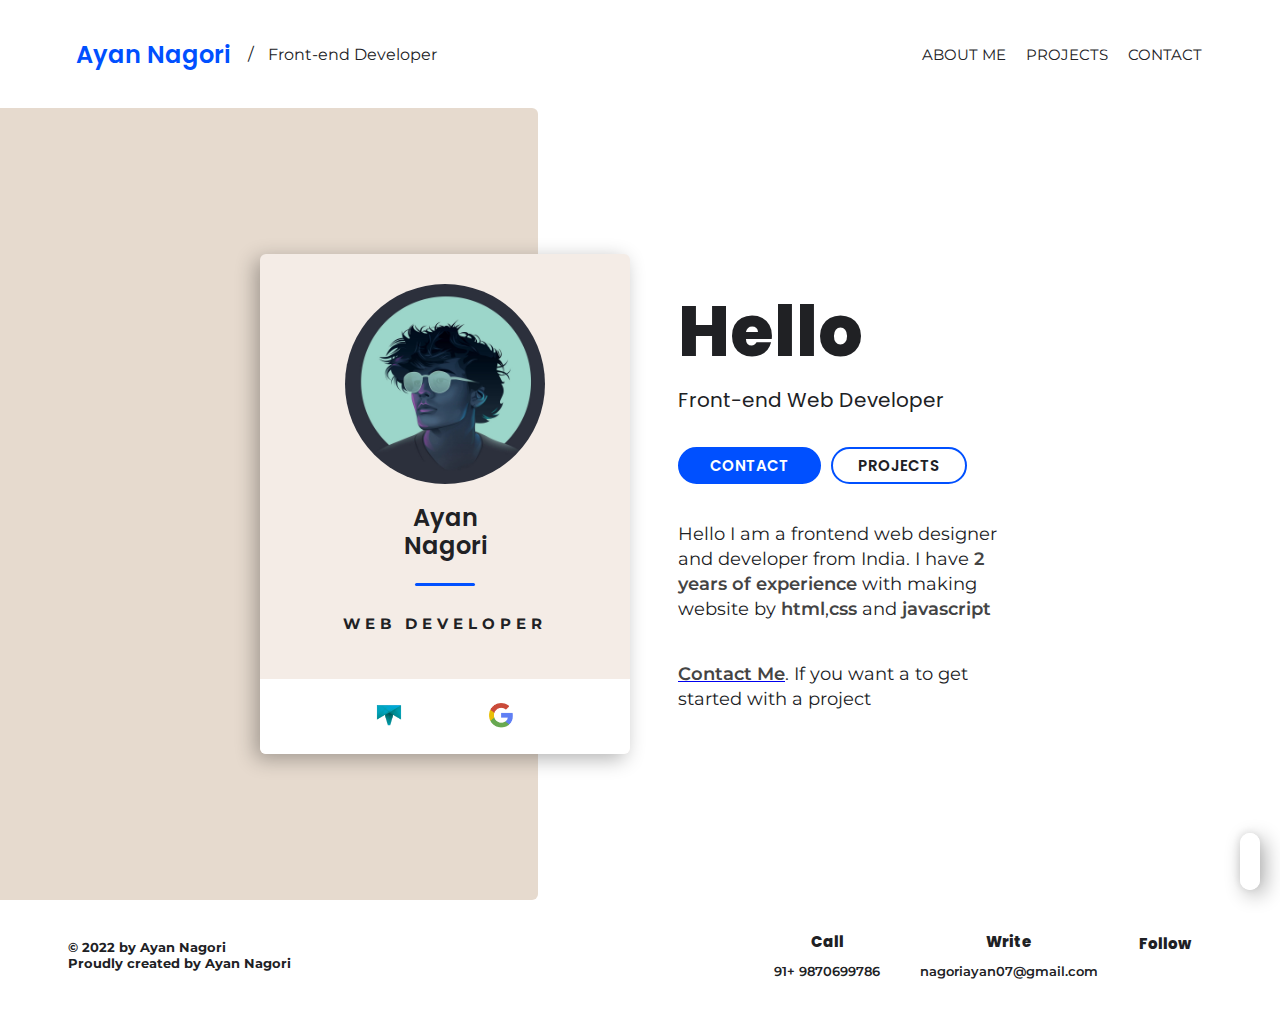
<file: index.html>
<!DOCTYPE html>
<html lang="en">
  <head>
    <meta charset="UTF-8" />
    <meta http-equiv="X-UA-Compatible" content="IE=edge" />
    <meta name="viewport" content="width=device-width, initial-scale=1.0" />
    <meta
      name="description"
      content="Hello I am a front-end web developer, Freelancer, Blogger from India, I make minimal UI and you can check them in my portfolio"
    />
    <link rel="shortcut icon" href="./resourses/profilepic.jpg" />
    <link rel="canonical" href="http://ayannagori.netlify.appe/" />

    <link
      rel="stylesheet"
      href="https://cdnjs.cloudflare.com/ajax/libs/font-awesome/6.0.0-beta3/css/all.min.css"
      integrity="sha512-Fo3rlrZj/k7ujTnHg4CGR2D7kSs0v4LLanw2qksYuRlEzO+tcaEPQogQ0KaoGN26/zrn20ImR1DfuLWnOo7aBA=="
      crossorigin="anonymous"
      referrerpolicy="no-referrer"
    />
    <link rel="stylesheet" href="./style/index.css" />
    <title>Ayan Nagori | Front-end developer</title>
  </head>
  <body>
    <div class="switch">
      <i class="btn-switch fa-solid fa-moon"></i>
      <i class="btn-switch hidden fa-solid fa-sun"></i>
    </div>
    <nav>
      <div class="container">
        <div class="nav-left">
          <i class="fas fa-square"></i>
          <h1>Ayan Nagori</h1>
          <span><small>/</small> Front-end Developer</span>
        </div>

        <div class="nav-right">
          <ul>
            <li><a href="/index.html">ABOUT ME</a></li>
            <li><a href="/projects.html">PROJECTS</a></li>
            <li><a href="/contact.html">CONTACT</a></li>
          </ul>
        </div>
        <div class="menu">
          <span class="line line-1"></span>
          <span class="line line-2"></span>
          <span class="line line-3"></span>
        </div>
      </div>
    </nav>
    <main>
      <div class="container">
        <div class="main-left">
          <div class="card">
            <div class="card-image">
              <img src="./resourses/profilepic.jpg" alt="My picture" />
            </div>
            <h1 class="card-name">Ayan<br />Nagori</h1>
            <h2 class="card-work">WEB DEVELOPER</h2>
            <div class="info-links">
              <a href="/contact.html">CONTACT</a>
              <a href="/projects.html">PROJECTS</a>
            </div>
            <div class="card-links">
              <a
                target="_blank"
                href="https://www.truelancer.com/freelancer/ayannagori"
                ><img src="./resourses/truelancer.png" alt=""
              /></a>
              <a
                href="https://github.com/Ayannagori07?tab=repositories"
                target="_blank"
              >
                <i class="fab fa-github"></i>
              </a>

              <a href=""><img src="./resourses/google.png" alt="" /></a>
            </div>
          </div>
        </div>
        <div class="main-right">
          <div class="info">
            <h1>Hello</h1>
            <h2>Front-end Web Developer</h2>
            <div class="info-links">
              <a href="/contact.html">CONTACT</a>
              <a href="/projects.html">PROJECTS</a>
            </div>
            <p class="aboutme">
              Hello I am a frontend web designer and developer from India. I
              have <b>2 years of experience</b> with making website by
              <b>html</b>,<b>css</b> and <b>javascript</b>
            </p>
            <p class="last">
              <a href="/contact.html"><b>Contact Me</b></a
              >. If you want a to get started with a project
            </p>
          </div>
        </div>
      </div>
    </main>

    <footer class="container">
      <div class="foo-left">
        <h3>&copy; 2022 by Ayan Nagori</h3>
        <h3>Proudly created by Ayan Nagori</h3>
      </div>

      <div class="foo-right">
        <div class="foo-info">
          <h2>Call</h2>
          <span>91+ 9870699786</span>
        </div>
        <div class="foo-info">
          <h2>Write</h2>
          <span>nagoriayan07@gmail.com</span>
        </div>
        <div class="foo-info">
          <h2>Follow</h2>
          <div class="foo-links">
            <i class="fab fa-facebook-f"></i>
            <i class="fab fa-github"></i>
            <i class="fab fa-google"></i>
          </div>
        </div>
      </div>
    </footer>
    <script src="./js/base.js"></script>
  </body>
</html>
</file>
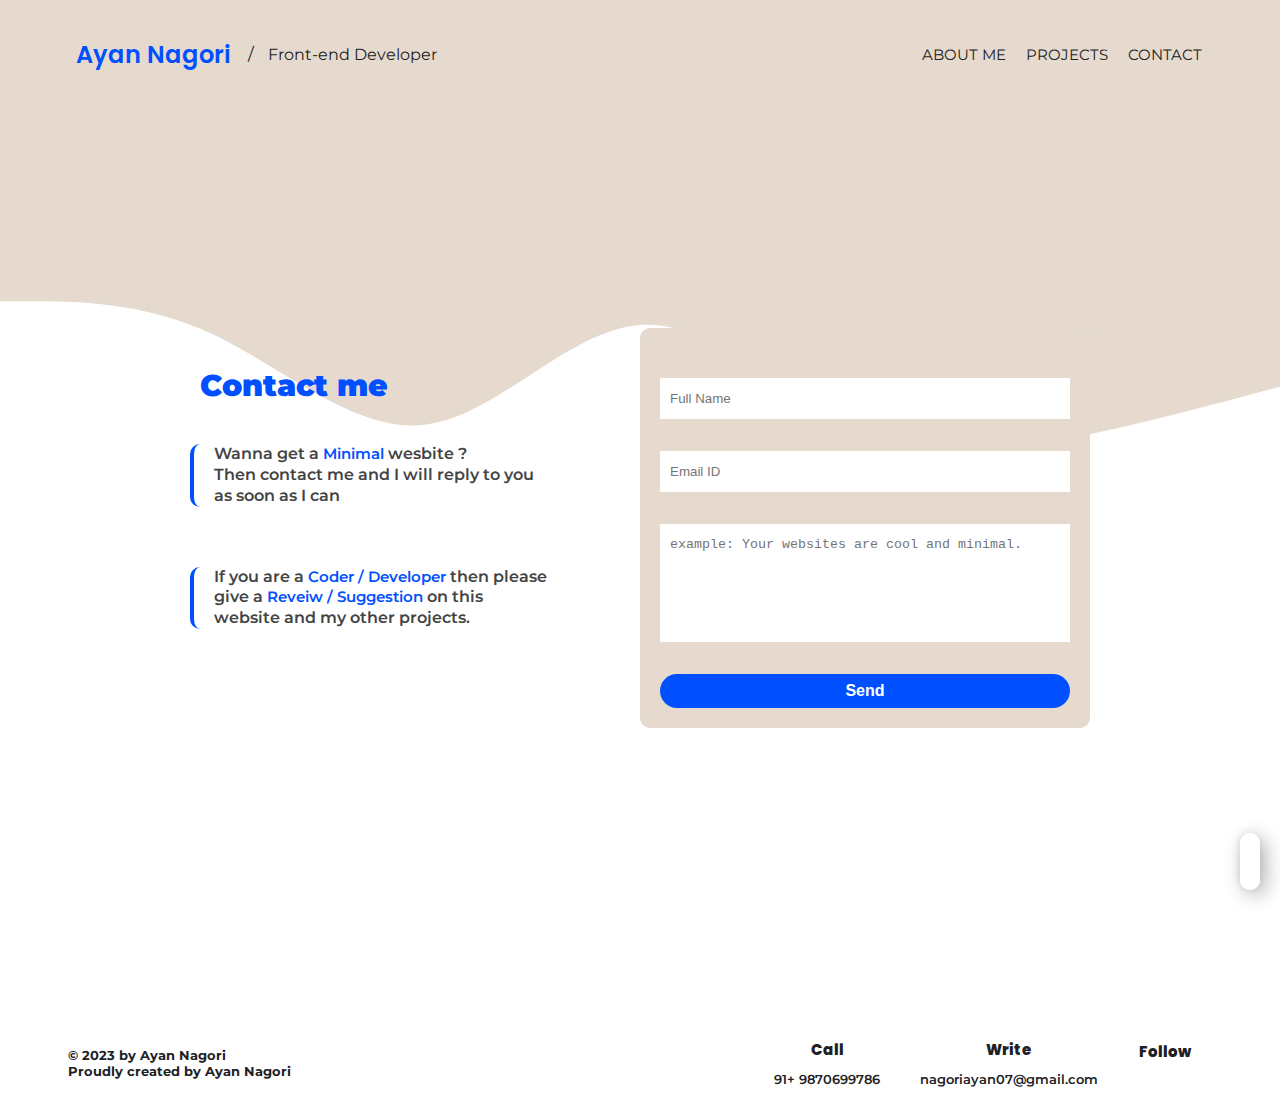
<file: contact.html>
<!DOCTYPE html>
<html lang="en">
  <head>
    <meta charset="UTF-8" />
    <meta http-equiv="X-UA-Compatible" content="IE=edge" />
    <meta name="viewport" content="width=device-width, initial-scale=1.0" />

    <link rel="shortcut icon" href="./resourses/profilepic.jpg" />

    <link
      rel="stylesheet"
      href="https://cdnjs.cloudflare.com/ajax/libs/font-awesome/6.0.0-beta3/css/all.min.css"
      integrity="sha512-Fo3rlrZj/k7ujTnHg4CGR2D7kSs0v4LLanw2qksYuRlEzO+tcaEPQogQ0KaoGN26/zrn20ImR1DfuLWnOo7aBA=="
      crossorigin="anonymous"
      referrerpolicy="no-referrer"
    />
    <link rel="stylesheet" href="./style/contact.css" />
    <title>Ayan Nagori | Front-end developer</title>
  </head>
  <body>
    <div class="switch">
      <i class="btn-switch fa-solid fa-moon"></i>
      <i class="btn-switch hidden fa-solid fa-sun"></i>
    </div>
    <nav>
      <div class="container">
        <div class="nav-left">
          <i class="fas fa-square"></i>
          <h1>Ayan Nagori</h1>
          <span><small>/</small> Front-end Developer</span>
        </div>

        <div class="nav-right">
          <ul>
            <li><a href="/index.html">ABOUT ME</a></li>
            <li><a href="/projects.html">PROJECTS</a></li>
            <li><a href="/contact.html">CONTACT</a></li>
          </ul>
        </div>
        <div class="menu">
          <span class="line line-1"></span>
          <span class="line line-2"></span>
          <span class="line line-3"></span>
        </div>
      </div>
    </nav>
    <main>
      <svg xmlns="http://www.w3.org/2000/svg" viewBox="0 0 1440 320">
        <path
          fill-opacity="1"
          d="M0,96L40,96C80,96,160,96,240,133.3C320,171,400,245,480,234.7C560,224,640,128,720,122.7C800,117,880,203,960,240C1040,277,1120,267,1200,250.7C1280,235,1360,213,1400,202.7L1440,192L1440,0L1400,0C1360,0,1280,0,1200,0C1120,0,1040,0,960,0C880,0,800,0,720,0C640,0,560,0,480,0C400,0,320,0,240,0C160,0,80,0,40,0L0,0Z"
        ></path>
      </svg>
      <!-- fill="#3c4042" -->
      <div class="container">
        <div class="contact-row">
          <div class="contact-col">
            <h1><i class="fas fa-square"></i>Contact me</h1>
            <p>
              Wanna get a <small>minimal</small> wesbite ? <br />
              Then contact me and I will reply to you as soon as I can
            </p>
            <p>
              If you are a <small>coder / developer</small> then please give a
              <small> reveiw / suggestion</small>
              on this website and my other projects.
            </p>
          </div>
          <form name="contact" method="POST" netlify>
            <input
              name="name"
              type="text"
              id="name"
              placeholder="Full Name"
              required
            />
            <input
              name="email"
              type="email"
              id="email"
              placeholder="Email ID"
              required
            />
            <textarea
              name="message"
              id="message"
              placeholder="example: Your websites are cool and minimal."
              required
            ></textarea>
            <button type="submit">Send</button>
          </form>
        </div>
      </div>
    </main>
    <div class="pop-up"></div>

    <footer class="container">
      <div class="foo-left">
        <h3>&copy; 2023 by Ayan Nagori</h3>
        <h3>Proudly created by Ayan Nagori</h3>
      </div>

      <div class="foo-right">
        <div class="foo-info">
          <h2>Call</h2>
          <span>91+ 9870699786</span>
        </div>
        <div class="foo-info">
          <h2>Write</h2>
          <span>nagoriayan07@gmail.com</span>
        </div>
        <div class="foo-info">
          <h2>Follow</h2>
          <div class="foo-links">
            <i class="fab fa-facebook-f"></i>
            <i class="fab fa-github"></i>
            <i class="fab fa-google"></i>
          </div>
        </div>
      </div>
    </footer>
    <script src="./js/base.js"></script>
    <script src="./js/contact.js"></script>
  </body>
</html>
</file>
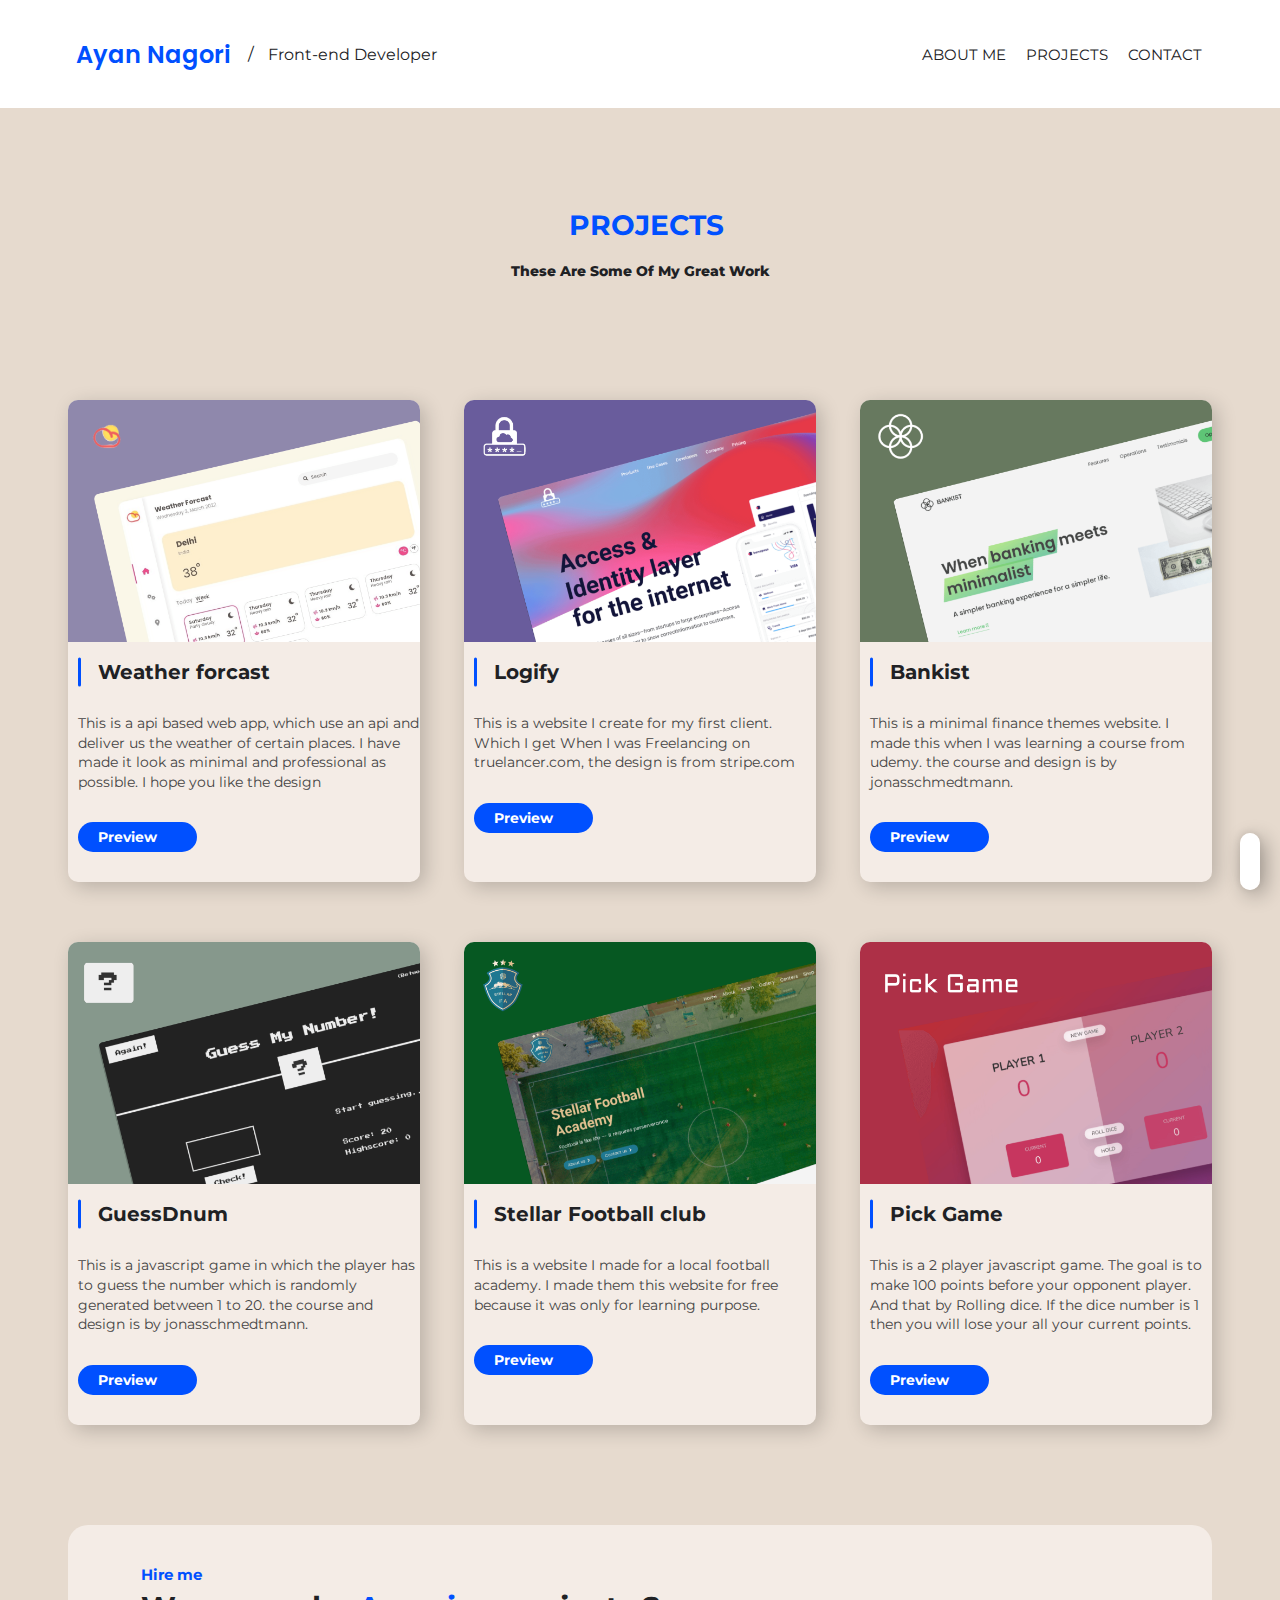
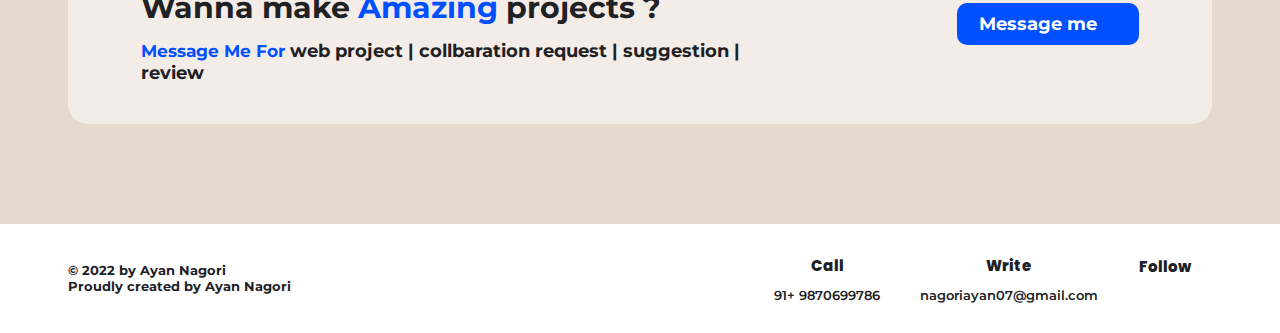
<file: projects.html>
<!DOCTYPE html>
<html lang="en">
  <head>
    <meta charset="UTF-8" />
    <meta http-equiv="X-UA-Compatible" content="IE=edge" />
    <meta name="viewport" content="width=device-width, initial-scale=1.0" />

    <link rel="shortcut icon" href="./resourses/profilepic.jpg" />

    <link
      rel="stylesheet"
      href="https://cdnjs.cloudflare.com/ajax/libs/font-awesome/6.0.0-beta3/css/all.min.css"
      integrity="sha512-Fo3rlrZj/k7ujTnHg4CGR2D7kSs0v4LLanw2qksYuRlEzO+tcaEPQogQ0KaoGN26/zrn20ImR1DfuLWnOo7aBA=="
      crossorigin="anonymous"
      referrerpolicy="no-referrer"
    />
    <link rel="stylesheet" href="./style/projects.css" />
    <title>Projects | Ayan Nagori</title>
  </head>
  <body>
    <div class="switch">
      <i class="btn-switch fa-solid fa-moon"></i>
      <i class="btn-switch hidden fa-solid fa-sun"></i>
    </div>
    <nav>
      <div class="container">
        <div class="nav-left">
          <i class="fas fa-square"></i>
          <h1>Ayan Nagori</h1>
          <span><small>/</small> Front-end Developer</span>
        </div>

        <div class="nav-right">
          <ul>
            <li><a href="/index.html">ABOUT ME</a></li>
            <li><a href="/projects.html">PROJECTS</a></li>
            <li><a href="/contact.html">CONTACT</a></li>
          </ul>
        </div>
        <div class="menu">
          <span class="line line-1"></span>
          <span class="line line-2"></span>
          <span class="line line-3"></span>
        </div>
      </div>
    </nav>
    <main>
      <div class="container">
        <div class="heading">
          <i class="fas fa-square"></i>
          <h1>PROJECTS</h1>
          <p>These Are Some Of My Great Work</p>
        </div>
        <div class="projects-wrapper">
          <div class="proj-row">
            <figure class="project">
              <div class="show-image">
                <img src="./resourses/weather.png" />
              </div>
              <h1>Weather forcast</h1>
              <p>
                This is a api based web app, which use an api and deliver us the
                weather of certain places. I have made it look as minimal and
                professional as possible. I hope you like the design
              </p>
              <div class="fl">
                <a
                  target="_blank"
                  class="hover proj-btn"
                  href="https://aweatherforcast.netlify.app"
                  >Preview <i class="fa-solid fa-chevron-right"></i
                ></a>
                <a
                  target="_blank"
                  class="github"
                  href="https://github.com/Ayannagori07?tab=repositories"
                  ><i class="fab fa-github"></i>
                </a>
              </div>
            </figure>
            <figure class="project">
              <div class="show-image">
                <img src="./resourses/logify.png" />
              </div>
              <h1>Logify</h1>
              <p>
                This is a website I create for my first client. Which I get When
                I was Freelancing on truelancer.com, the design is from
                stripe.com
              </p>
              <div class="fl">
                <a
                  target="_blank"
                  class="hover proj-btn"
                  href="https://logify-ayannagori.netlify.app"
                  >Preview <i class="fa-solid fa-chevron-right"></i
                ></a>
                <a
                  target="_blank"
                  class="github"
                  href="https://github.com/Ayannagori07?tab=repositories"
                  ><i class="fab fa-github"></i>
                </a>
              </div>
            </figure>
            <figure class="project">
              <div class="show-image">
                <img src="./resourses/bankist.png" />
              </div>
              <h1>Bankist</h1>
              <p>
                This is a minimal finance themes website. I made this when I was
                learning a course from udemy. the course and design is by
                jonasschmedtmann.
              </p>
              <div class="fl">
                <a
                  target="_blank"
                  class="hover proj-btn"
                  href="https://bankist-ayannagori.netlify.app"
                  >Preview <i class="fa-solid fa-chevron-right"></i
                ></a>
                <a
                  target="_blank"
                  class="github"
                  href="https://github.com/Ayannagori07?tab=repositories"
                  ><i class="fab fa-github"></i>
                </a>
              </div>
            </figure>
            <figure class="project">
              <div class="show-image">
                <img src="./resourses/guessdnum.png" />
              </div>
              <h1>GuessDnum</h1>
              <p>
                This is a javascript game in which the player has to guess the
                number which is randomly generated between 1 to 20. the course
                and design is by jonasschmedtmann.
              </p>
              <div class="fl">
                <a
                  target="_blank"
                  class="hover proj-btn"
                  href="https://guessthenum-ayannagori.netlify.app"
                  >Preview <i class="fa-solid fa-chevron-right"></i
                ></a>
                <a
                  target="_blank"
                  class="github"
                  href="https://github.com/Ayannagori07?tab=repositories"
                  ><i class="fab fa-github"></i>
                </a>
              </div>
            </figure>
            <figure class="project">
              <div class="show-image">
                <img src="./resourses/stellar.png" />
              </div>
              <h1>Stellar Football club</h1>
              <p>
                This is a website I made for a local football academy. I made
                them this website for free because it was only for learning
                purpose.
              </p>
              <div class="fl">
                <a
                  target="_blank"
                  class="hover proj-btn"
                  href="https://stellar-football-academy.netlify.app"
                  >Preview <i class="fa-solid fa-chevron-right"></i
                ></a>
                <a
                  target="_blank"
                  class="github"
                  href="https://github.com/Ayannagori07?tab=repositories"
                  ><i class="fab fa-github"></i>
                </a>
              </div>
            </figure>

            <figure class="project">
              <div class="show-image">
                <img src="./resourses/Pick Game.png" />
              </div>
              <h1>Pick Game</h1>
              <p>
                This is a 2 player javascript game. The goal is to make 100
                points before your opponent player. And that by Rolling dice. If
                the dice number is 1 then you will lose your all your current
                points.
              </p>
              <div class="fl">
                <a
                  target="_blank"
                  class="hover proj-btn"
                  href="https://pickgame.netlify.app"
                  >Preview <i class="fa-solid fa-chevron-right"></i
                ></a>
                <a
                  target="_blank"
                  class="github"
                  href="https://github.com/Ayannagori07?tab=repositories"
                  ><i class="fab fa-github"></i>
                </a>
              </div>
            </figure>
          </div>
        </div>
        <div class="cta-row">
          <div class="cta-col">
            <h3>Hire me</h3>
            <h1>Wanna make <small>amazing</small> projects ?</h1>
            <h2>
              <small class="s-fs">Message me for</small> web project |
              collbaration request | suggestion | review
            </h2>
          </div>
          <div class="cta-col cta-right">
            <a class="hover proj-btn" href="/contact.html"
              >Message me <i class="fa-solid fa-chevron-right"></i
            ></a>
          </div>
        </div>
      </div>
    </main>

    <footer class="container">
      <div class="foo-left">
        <h3>&copy; 2022 by Ayan Nagori</h3>
        <h3>Proudly created by Ayan Nagori</h3>
      </div>

      <div class="foo-right">
        <div class="foo-info">
          <h2>Call</h2>
          <span>91+ 9870699786</span>
        </div>
        <div class="foo-info">
          <h2>Write</h2>
          <span>nagoriayan07@gmail.com</span>
        </div>
        <div class="foo-info">
          <h2>Follow</h2>
          <div class="foo-links">
            <i class="fab fa-facebook-f"></i>
            <i class="fab fa-github"></i>
            <i class="fab fa-google"></i>
          </div>
        </div>
      </div>
    </footer>
    <script src="./js/base.js"></script>
    <script src="./js/project.js"></script>
  </body>
</html>
</file>
<file: style/index.css>
@import url("./base.css");

header {
  height: 100vh;
}

/* Main Styling */

main {
  min-height: 88vh;
  position: relative;
  display: flex;
  align-items: center;
}

main .container {
  display: flex;
  justify-content: space-between;
  align-items: center;
  width: 76rem;
}

main::after {
  content: "";
  display: block;
  width: 42%;
  height: 100%;
  background: var(--bg-color);
  position: absolute;
  top: 0;
  left: 0;
  z-index: -1;
  border-radius: 0 6px 6px 0;
}

.main-left {
  width: 45%;
  min-height: 100%;
}

.main-right {
  width: 45%;
  min-height: 100%;
}

.card {
  background: var(--secondary-color);
  display: flex;
  align-items: center;
  flex-direction: column;
  width: 37rem;
  height: 50rem;
  position: relative;
  transition: 0.3s;
  box-shadow: -5px 5px 20px rgb(0, 0, 0, 0.3);
  border-radius: 6px;
}

.card:hover {
  transform: scale(1.02);
  box-shadow: -5px 5px 20px rgb(0, 0, 0, 0.5);
}

.card-image {
  width: 200px;
  height: 200px;
  border-radius: 100%;
  margin: 3rem 0 2rem 0;
}

.card-image img {
  width: 100%;
  height: 100%;
  object-fit: cover;
  border-radius: 100%;
}

.card-name {
  margin: 0;
  text-align: center;
  line-height: 2.8rem;
  color: var(--dark);
}

.card-name::after {
  content: "";
  display: block;
  height: 3px;
  width: 60px;
  margin: 2.3rem auto 2.8rem auto;
  border-radius: 100px;
  background: var(--primary-color);
}

.card-work {
  font-size: 1.5rem;
  color: var(--dark);
  letter-spacing: 5px;
}

.card-links {
  background: var(--light);
  padding: 2rem 0;
  width: 100%;
  display: flex;
  align-items: center;
  justify-content: center;
  position: absolute;
  bottom: 0;
  border-radius: 0 0 6px 6px;
}

.card-links a {
  width: 32px;
  margin: 0 1.2rem;
}

.card-links a img {
  width: 100%;
}

.main-right {
  display: flex;
  align-items: center;
}

.info {
  width: 36rem;
  height: 45rem;
}

.info h1 {
  color: var(--dark);
  margin: 0;
  font-size: 7rem;
  font-weight: 800;
}

.info h2 {
  font-size: 2rem;
  color: var(--dark);
  font-family: "Poppins", sans-serif;
  font-weight: 400;
}

.info-links {
  display: flex;
  margin: 3.2rem 0 3.8rem 0;
}

.info-links a {
  border-radius: 100px;
  padding: 0.5rem 2.5rem;
  font-size: 1.5rem;
  font-weight: 600;
  font-family: "Poppins", sans-serif;
  border: 2px solid var(--primary-color);
  text-decoration: none;
  color: var(--dark);
  transition: 0.3s;
}

.info-links a:hover {
  color: var(--light);
  background: var(--primary-color);
}

.info-links :first-child {
  color: var(--light);
  background: var(--primary-color);
  border: 2px solid var(--primary-color);
  padding: 0.5rem 3rem;
  margin-right: 1rem;
}

.info-links :first-child:hover {
  background: transparent;
  color: var(--dark);
}

.info p {
  color: var(--dark);
  line-height: 2.5rem;
  font-size: 1.8rem;
}

.info .last {
  margin-top: 4rem;
  color: var(--dark);
  font-size: 1.8rem;
}

.main-left .info-links {
  display: none;
}

@media screen and (max-width: 455px) {
  .main-right,
  .main-left {
    width: 90%;
  }
}

@media screen and (max-width: 825px) {
  main .container {
    flex-direction: column;
    width: 100%;
    justify-content: center;
    margin: 4rem auto 0 auto;
  }

  main {
    background: var(--bg-color);
    margin: 0 auto;
  }

  main::after {
    width: 100%;
    height: 300px;
    background: var(--light);
    z-index: 2;
  }

  .main-right .info-links,
  .main-left .card-work {
    display: none;
  }

  .main-left .info-links {
    display: block;
  }

  .info h1 {
    margin-top: 2rem;
    font-size: 4rem;
  }

  .info-links {
    margin: 1rem 0;
  }

  footer {
    margin-top: 10rem;
    padding-top: 0;
  }
  .main-left .card,
  .card:hover {
    margin: 0px !important;
    z-index: 4;
    width: 300px;
  }

  .info h2 {
    margin-bottom: 2rem;
  }
}
</file>
<file: style/contact.css>
@import url("./base.css");

main {
  padding-bottom: 6rem;
  height: 100vh;
  display: flex;
  align-items: center;
  justify-content: center;
  position: relative;
}

body::after {
  content: "";
  width: 100%;
  height: 30vh;
  position: absolute;
  top: 0;
  left: 0;
  background: var(--bg-color);
  z-index: -10;
}

main > svg {
  position: absolute;
  top: 0;
  left: 0;
  width: 100%;
  z-index: -1;
  margin-top: 12vh;
}

main svg path {
  fill: var(--bg-color);
}

.contact-row {
  display: flex;
  align-items: center;
  justify-content: space-between;
  width: 900px;
  margin: 0 auto;
}

.contact-col {
  width: 40%;
  color: var(--dark);
}

.contact-col h1 {
  font-size: 3rem;
  margin-bottom: 4rem;
  color: var(--primary-color);
  font-weight: 900;
  display: flex;
  align-items: center;
}

.contact-col h1 i {
  font-size: 2.4rem;
  margin-right: 1rem;
}

.contact-col p {
  font-size: 1.6rem;
  line-height: 1.3;
  color: var(--grey);
  font-weight: 600;
  margin-bottom: 6rem;
  border-left: 4px solid var(--primary-color);
  border-radius: 10px;
  padding-left: 2rem;
}

.contact-col small {
  font-size: 1.5rem;
  color: var(--primary-color);
  text-transform: capitalize;
}

.contact-col img {
  width: 40%;
}

form {
  padding: 2rem 2rem;
  width: 50%;
  text-align: center;
  background: var(--bg-color);
  border-radius: 10px;
}

form input,
form textarea {
  display: block;
  border: none;
  border-bottom: 2px solid var(--bg-color);
  margin: 3rem 0;
  outline: none;
  width: 100%;
  padding: 1.3rem 1rem;
}

form textarea {
  resize: none;
  min-height: 12rem;
}

form input:focus,
form textarea:focus {
  border-color: var(--primary-color);
}

form button {
  display: block;
  width: 100%;
  font-weight: 600;
  background: var(--primary-color);
  padding: 0.8rem 2.2rem;
  color: var(--light);
  outline: none;
  border: none;
  border-radius: 100px;
  font-size: 1.6rem;
}

.pop-up {
  display: flex;
  align-items: center;
  height: 100px;
  width: fit-content;
  position: fixed;
  top: 0;
  left: 50%;
  transform: translateX(-50%);
  background: var(--primary-color);
  color: var(--light);
  padding: 0 2rem;
  border-radius: 0 0 10px 10px;
  opacity: 0;
  z-index: 999;
}
.pop-up.active {
  opacity: 1;
}

@media screen and (max-width: 950px) {
    main {
      height: unset;
    }
    .contact-row {
      margin-top: 6rem;
      width: 100%;
      align-items: center;
    }
  }
  @media screen and (max-width: 820px) {
    .contact-row {
      flex-direction: column;
      width: 420px;
      margin-top: 10rem !important;
    }
    form,
    .contact-col {
      width: 100%;
    }
    main {
      padding-bottom: 0;
    }
    body::after {
      height: 500px !important;
    }
    svg {
      margin-top: 400px !important;
    }
  }
  
  @media screen and (max-width: 480px) {
    .contact-row {
      width: 100%;
    }
  }
</file>
<file: style/projects.css>
@import url("./base.css");

main {
  background: var(--bg-color);
  padding-bottom: 10rem;
}

/* project box styling */

.proj-row {
  display: flex;
  flex-wrap: wrap;
  justify-content: space-between;
}

.project {
  width: 30.8%;
  background: var(--secondary-color);
  border-radius: 10px;
  padding-bottom: 3rem;
  box-shadow: 5px 5px 20px rgba(0, 0, 0, 0.2);
  transition: 0.3s;
  margin-top: 6rem;
}
.project:hover {
  transform: translateY(-1px);
  box-shadow: 8px 8px 20px rgba(0, 0, 0, 0.5);
}

.project .show-image {
  overflow: hidden;
  width: 100%;
  height: 242px;
  border-radius: 10px 10px 0 0;
}

.project img {
  width: 100%;
  transition: 0.3s;
}

.project:hover img {
  transform: scale(1.04);
}

.project h1 {
  font-size: 2rem;
  margin: 1.8rem 0;
  padding-left: 1rem;
  color: var(--dark);
  position: relative;
  margin-left: 2rem;
}

.project h1::after {
  content: "";
  display: block;
  position: absolute;
  top: 50%;
  left: -10px;
  height: 120%;
  width: 3px;
  border-radius: 3px;
  background: var(--primary-color);
  transform: translateY(-50%);
}

.project p {
  font-size: 1.4rem;
  line-height: 1.4;
  color: var(--grey);
  padding-left: 1rem;
  margin: 3rem 0;
}

.project .fl {
  display: flex;
  align-items: center;
  justify-content: space-between;
  margin: 2.2rem 1rem 0;
}

.project .github {
  width: 40px;
}

.cta-row {
  background: var(--secondary-color);
  padding: 4rem 1.8rem;
  margin: 10rem 0 0 0;
  border-radius: 20px;
  display: flex;
  align-items: center;
  justify-content: center;
}

.cta-col {
  width: 60%;
  color: var(--dark);
}

.cta-col h1 {
  font-size: 3rem;
  margin: 0.5rem 0 1.4rem;
}

.cta-col h2 {
  font-size: 1.8rem;
}

.cta-col h3 {
  color: var(--primary-color);
  font-size: 1.5rem;
}

.cta-col small {
  font-size: 3rem;
  text-transform: capitalize;
  color: var(--primary-color);
}

.cta-col .s-fs {
  font-size: 1.7rem;
}

.cta-right {
  width: 30%;
}

.proj-btn {
  font-size: 1.4rem;
  text-decoration: none;
  font-weight: 700;
  padding: 0.6rem 2rem;
  background: var(--primary-color);
  color: var(--light);
  border-radius: 20px;
  display: flex;
  align-items: center;
  width: max-content;
}

.proj-btn i {
  margin-left: 0.5rem;
  transition: 0.2s;
  pointer-events: none;
  font-size: 1.4rem;
  width: 15px;
}

.proj-btn:hover i {
  transform: translateX(8px);
}

.cta-right .proj-btn {
  margin: 0 0 0 auto;
  padding: 1rem 2.2rem;
  font-size: 1.8rem;
  border-radius: 10px;
}

.cta-right .proj-btn i {
  font-size: 1.6rem;
}

.fa-arrow-right-long {
  font-size: 1.7rem !important;
}

@media screen and (max-width: 1200px) {
  .project {
    width: 31.8%;
  }
}
@media screen and (max-width: 1000px) {
  .proj-row {
    flex-wrap: wrap;
  }
  .project {
    width: 48%;
  }
}
@media screen and (max-width: 770px) {
  .proj-row {
    justify-content: center;
  }
  .project {
    flex-direction: column;
    width: 400px;
    margin-top: 3rem;
    height: fit-content;
  }

  .proj-left {
    width: 100%;
  }
  .cta-row {
    flex-direction: column;
    text-align: center;
  }
  .cta-row small,
  .cta-row h1 {
    font-size: 2.3rem;
    line-height: 1.5;
  }

  .cta-row .s-fs,
  .cta-row h2 {
    font-size: 1.6rem;
    line-height: 1.5;
  }
  .cta-col {
    width: 100% !important;
  }
  .cta-right .proj-btn {
    margin: 5rem auto 1rem auto !important;
    font-size: 1.4rem;
  }
  .cta-right .proj-btn i {
    font-size: 1.4rem !important;
    margin-left: 0.3rem !important;
  }
}
</file>
